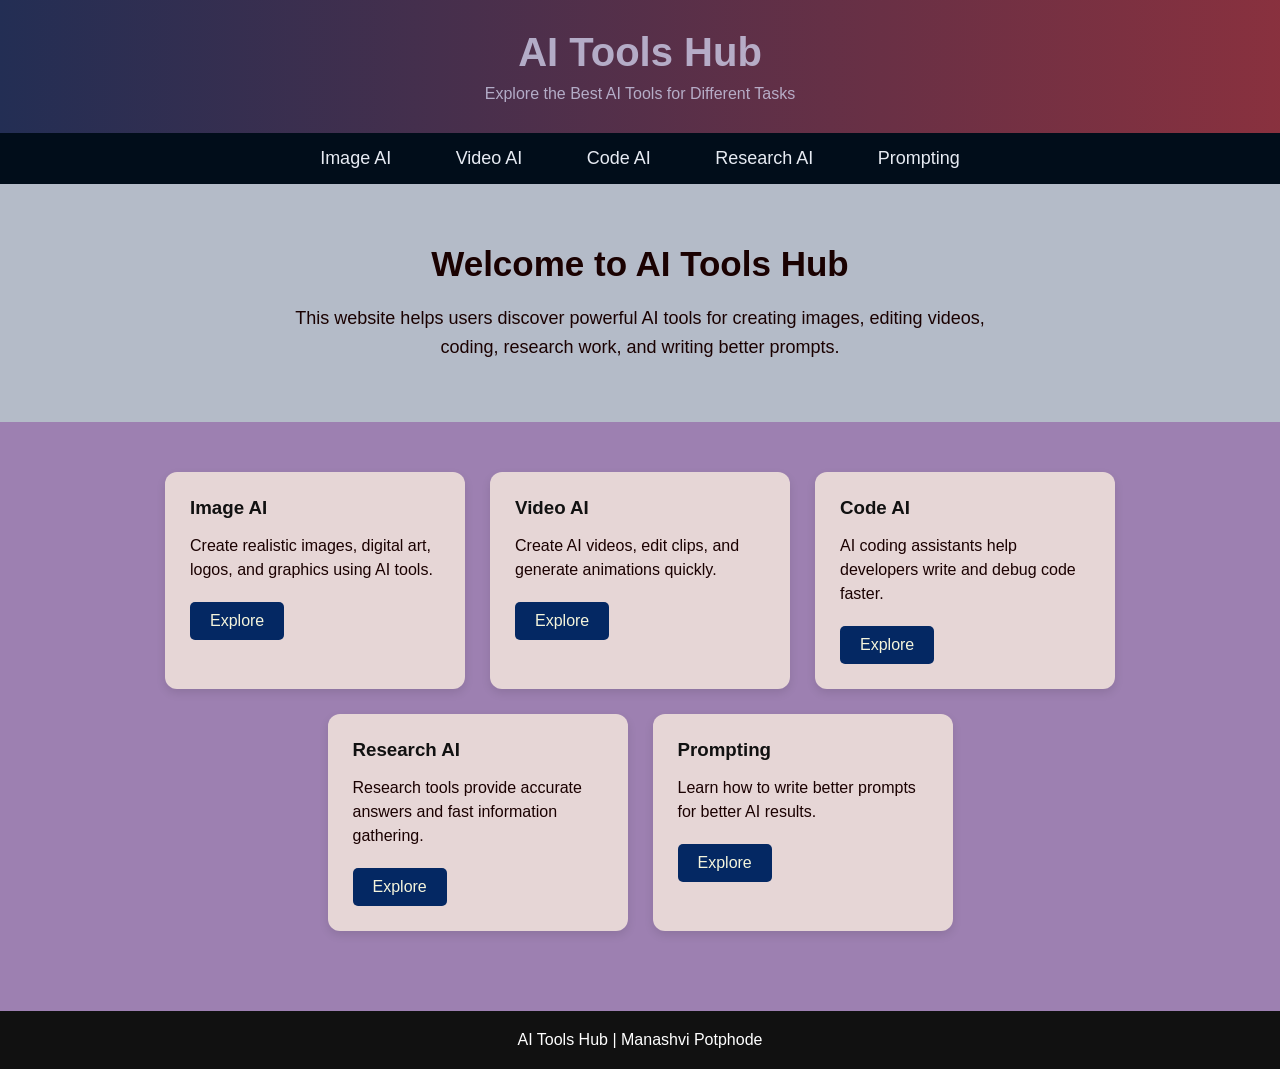
<file: index.html>
<!DOCTYPE html>
<html lang="en">
<head>
  <meta charset="UTF-8">
  <meta name="viewport" content="width=device-width, initial-scale=1.0">
  <title>AI Tools Hub</title>
  <link rel="stylesheet" href="style.css">
</head>
<body>

<header>
  <h1>AI Tools Hub</h1>
  <p>Explore the Best AI Tools for Different Tasks</p>
</header>

<nav>
  <a href="image.html">Image AI</a>
  <a href="video.html">Video AI</a>
  <a href="code.html">Code AI</a>
  <a href="research.html">Research AI</a>
  <a href="prompting.html">Prompting</a>
</nav>

<section class="hero">
  <h2>Welcome to AI Tools Hub</h2>
  <p>
    This website helps users discover powerful AI tools for creating images,
    editing videos, coding, research work, and writing better prompts.
  </p>
</section>

<section class="home-cards">

  <div class="home-card">
    <h3>Image AI</h3>
    <p>Create realistic images, digital art, logos, and graphics using AI tools.</p>
    <a href="image.html">Explore</a>
  </div>

  <div class="home-card">
    <h3>Video AI</h3>
    <p>Create AI videos, edit clips, and generate animations quickly.</p>
    <a href="video.html">Explore</a>
  </div>

  <div class="home-card">
    <h3>Code AI</h3>
    <p>AI coding assistants help developers write and debug code faster.</p>
    <a href="code.html">Explore</a>
  </div>

  <div class="home-card">
    <h3>Research AI</h3>
    <p>Research tools provide accurate answers and fast information gathering.</p>
    <a href="research.html">Explore</a>
  </div>

  <div class="home-card">
    <h3>Prompting</h3>
    <p>Learn how to write better prompts for better AI results.</p>
    <a href="prompting.html">Explore</a>
  </div>

</section>

<footer>
  <p> AI Tools Hub | Manashvi Potphode</p>
</footer>

</body>
</html>
</file>
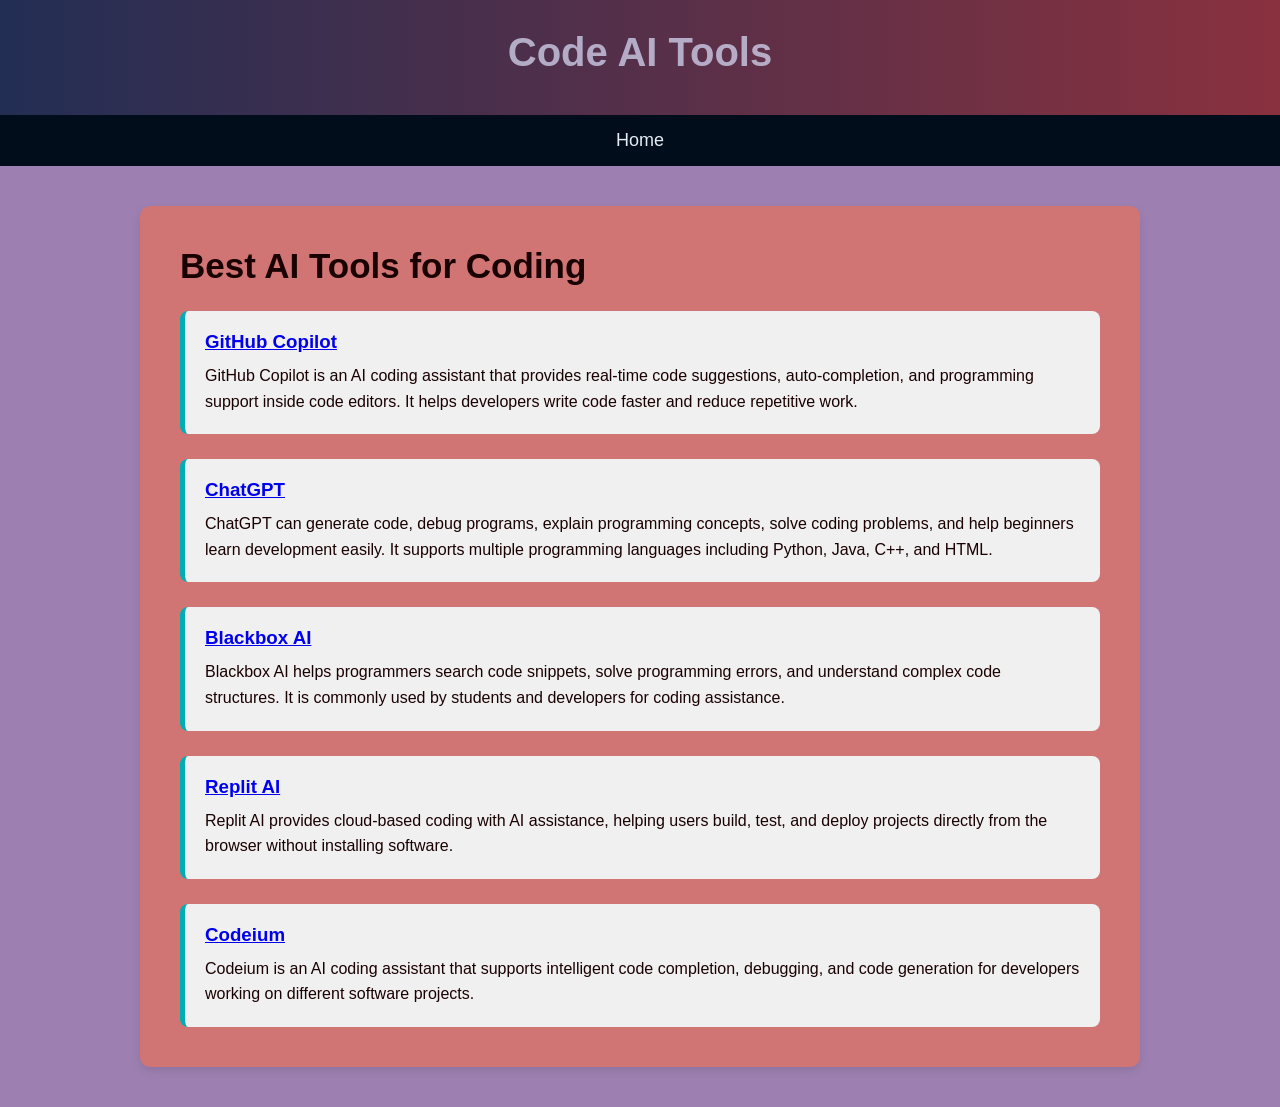
<file: code.html>
<!DOCTYPE html>
<html lang="en">
<head>
  <meta charset="UTF-8">
  <meta name="viewport" content="width=device-width, initial-scale=1.0">
  <title>Code AI Tools</title>
  <link rel="stylesheet" href="style.css">
</head>
<body>

<header>
  <h1>Code AI Tools</h1>
</header>

<nav>
  <a href="index.html">Home</a>
</nav>

<section class="page-section">
  <h2>Best AI Tools for Coding</h2>

<div class="tool-box">
  <h3><a href="https://github.com/features/copilot" target="_blank">GitHub Copilot</a></h3>
  <p>
    GitHub Copilot is an AI coding assistant that provides real-time code
    suggestions, auto-completion, and programming support inside code editors.
    It helps developers write code faster and reduce repetitive work.
  </p>
</div>

<div class="tool-box">
  <h3><a href="https://openai.com/chatgpt" target="_blank">ChatGPT</a></h3>
  <p>
    ChatGPT can generate code, debug programs, explain programming concepts,
    solve coding problems, and help beginners learn development easily. It
    supports multiple programming languages including Python, Java, C++, and HTML.
  </p>
</div>

<div class="tool-box">
  <h3><a href="https://www.blackbox.ai/" target="_blank">Blackbox AI</a></h3>
  <p>
    Blackbox AI helps programmers search code snippets, solve programming errors,
    and understand complex code structures. It is commonly used by students and
    developers for coding assistance.
  </p>
</div>

<div class="tool-box">
  <h3><a href="https://replit.com/" target="_blank">Replit AI</a></h3>
  <p>
    Replit AI provides cloud-based coding with AI assistance, helping users build,
    test, and deploy projects directly from the browser without installing software.
  </p>
</div>

<div class="tool-box">
  <h3><a href="https://codeium.com/" target="_blank">Codeium</a></h3>
  <p>
    Codeium is an AI coding assistant that supports intelligent code completion,
    debugging, and code generation for developers working on different software projects.
  </p>
</div>
</section>

</body>
</html>
</file>
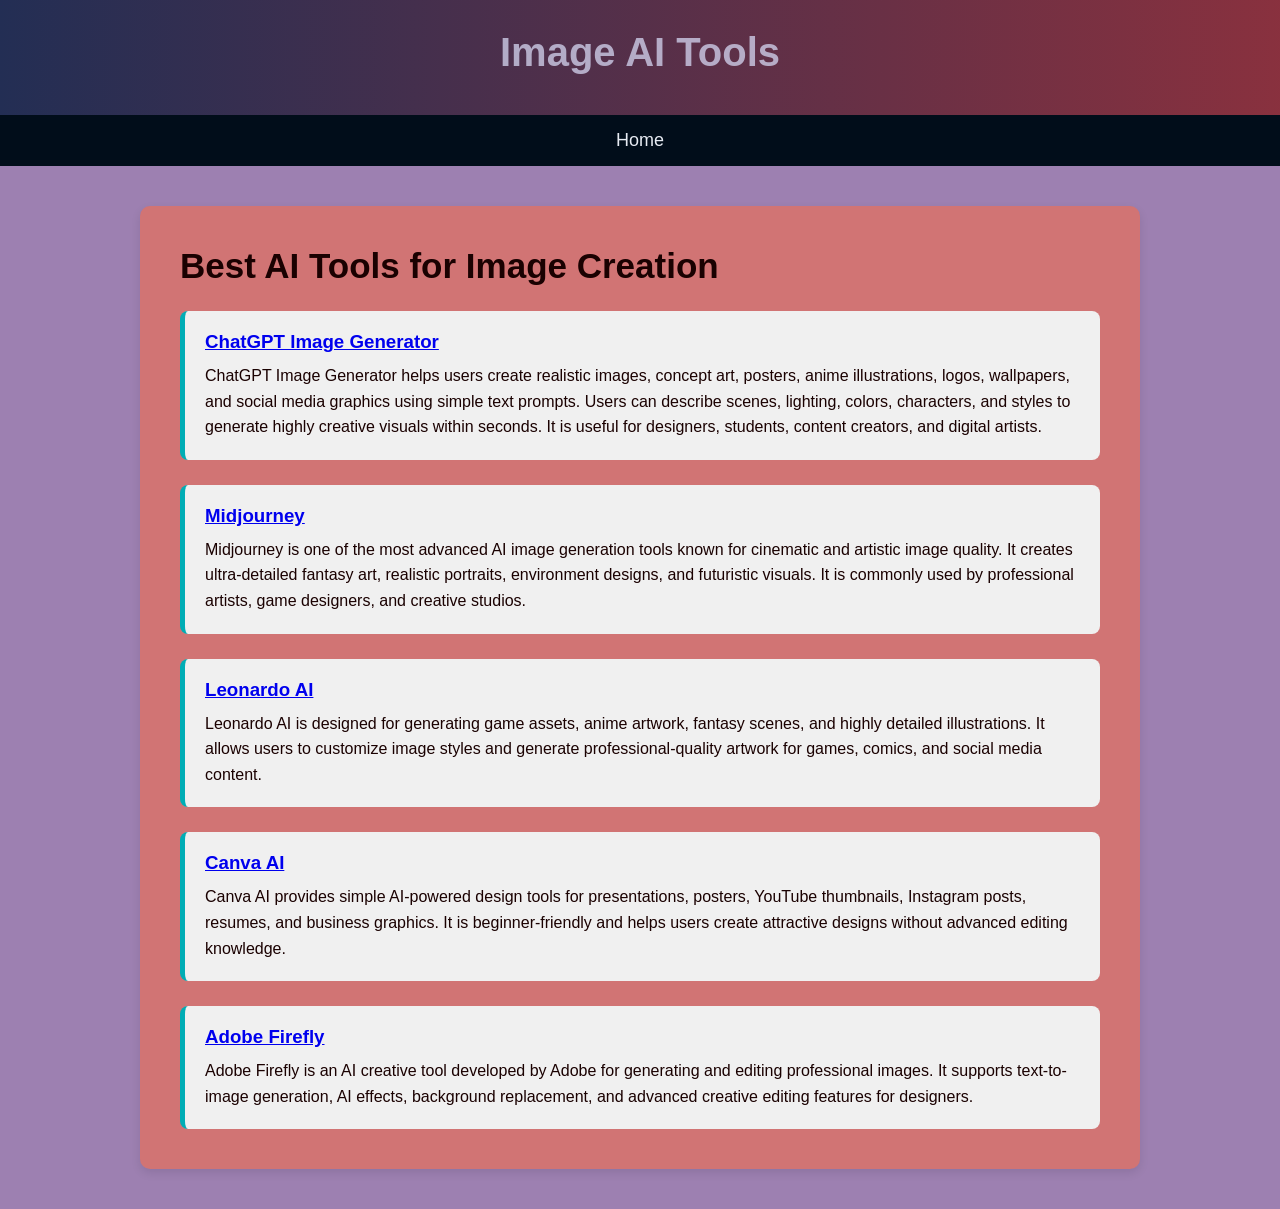
<file: image.html>
<!DOCTYPE html>
<html lang="en">
<head>
  <meta charset="UTF-8">
  <meta name="viewport" content="width=device-width, initial-scale=1.0">
  <title>Image AI Tools</title>
  <link rel="stylesheet" href="style.css">
</head>
<body>

<header>
  <h1>Image AI Tools</h1>
</header>

<nav>
  <a href="index.html">Home</a>
</nav>

<section class="page-section">
  <h2>Best AI Tools for Image Creation</h2>

  <div class="tool-box">
  <h3><a href="https://openai.com/chatgpt" target="_blank">ChatGPT Image Generator</a></h3>
  <p>
    ChatGPT Image Generator helps users create realistic images, concept art,
    posters, anime illustrations, logos, wallpapers, and social media graphics
    using simple text prompts. Users can describe scenes, lighting, colors,
    characters, and styles to generate highly creative visuals within seconds.
    It is useful for designers, students, content creators, and digital artists.
  </p>
</div>

<div class="tool-box">
  <h3><a href="https://www.midjourney.com/" target="_blank">Midjourney</a></h3>
  <p>
    Midjourney is one of the most advanced AI image generation tools known for
    cinematic and artistic image quality. It creates ultra-detailed fantasy art,
    realistic portraits, environment designs, and futuristic visuals. It is
    commonly used by professional artists, game designers, and creative studios.
  </p>
</div>

<div class="tool-box">
  <h3><a href="https://leonardo.ai/" target="_blank">Leonardo AI</a></h3>
  <p>
    Leonardo AI is designed for generating game assets, anime artwork, fantasy
    scenes, and highly detailed illustrations. It allows users to customize image
    styles and generate professional-quality artwork for games, comics, and social
    media content.
  </p>
</div>

<div class="tool-box">
  <h3><a href="https://www.canva.com/" target="_blank">Canva AI</a></h3>
  <p>
    Canva AI provides simple AI-powered design tools for presentations, posters,
    YouTube thumbnails, Instagram posts, resumes, and business graphics. It is
    beginner-friendly and helps users create attractive designs without advanced
    editing knowledge.
  </p>
</div>

<div class="tool-box">
  <h3><a href="https://firefly.adobe.com/" target="_blank">Adobe Firefly</a></h3>
  <p>
    Adobe Firefly is an AI creative tool developed by Adobe for generating and
    editing professional images. It supports text-to-image generation, AI effects,
    background replacement, and advanced creative editing features for designers.
  </p>
</div>
</section>

</body>
</html>
</file>
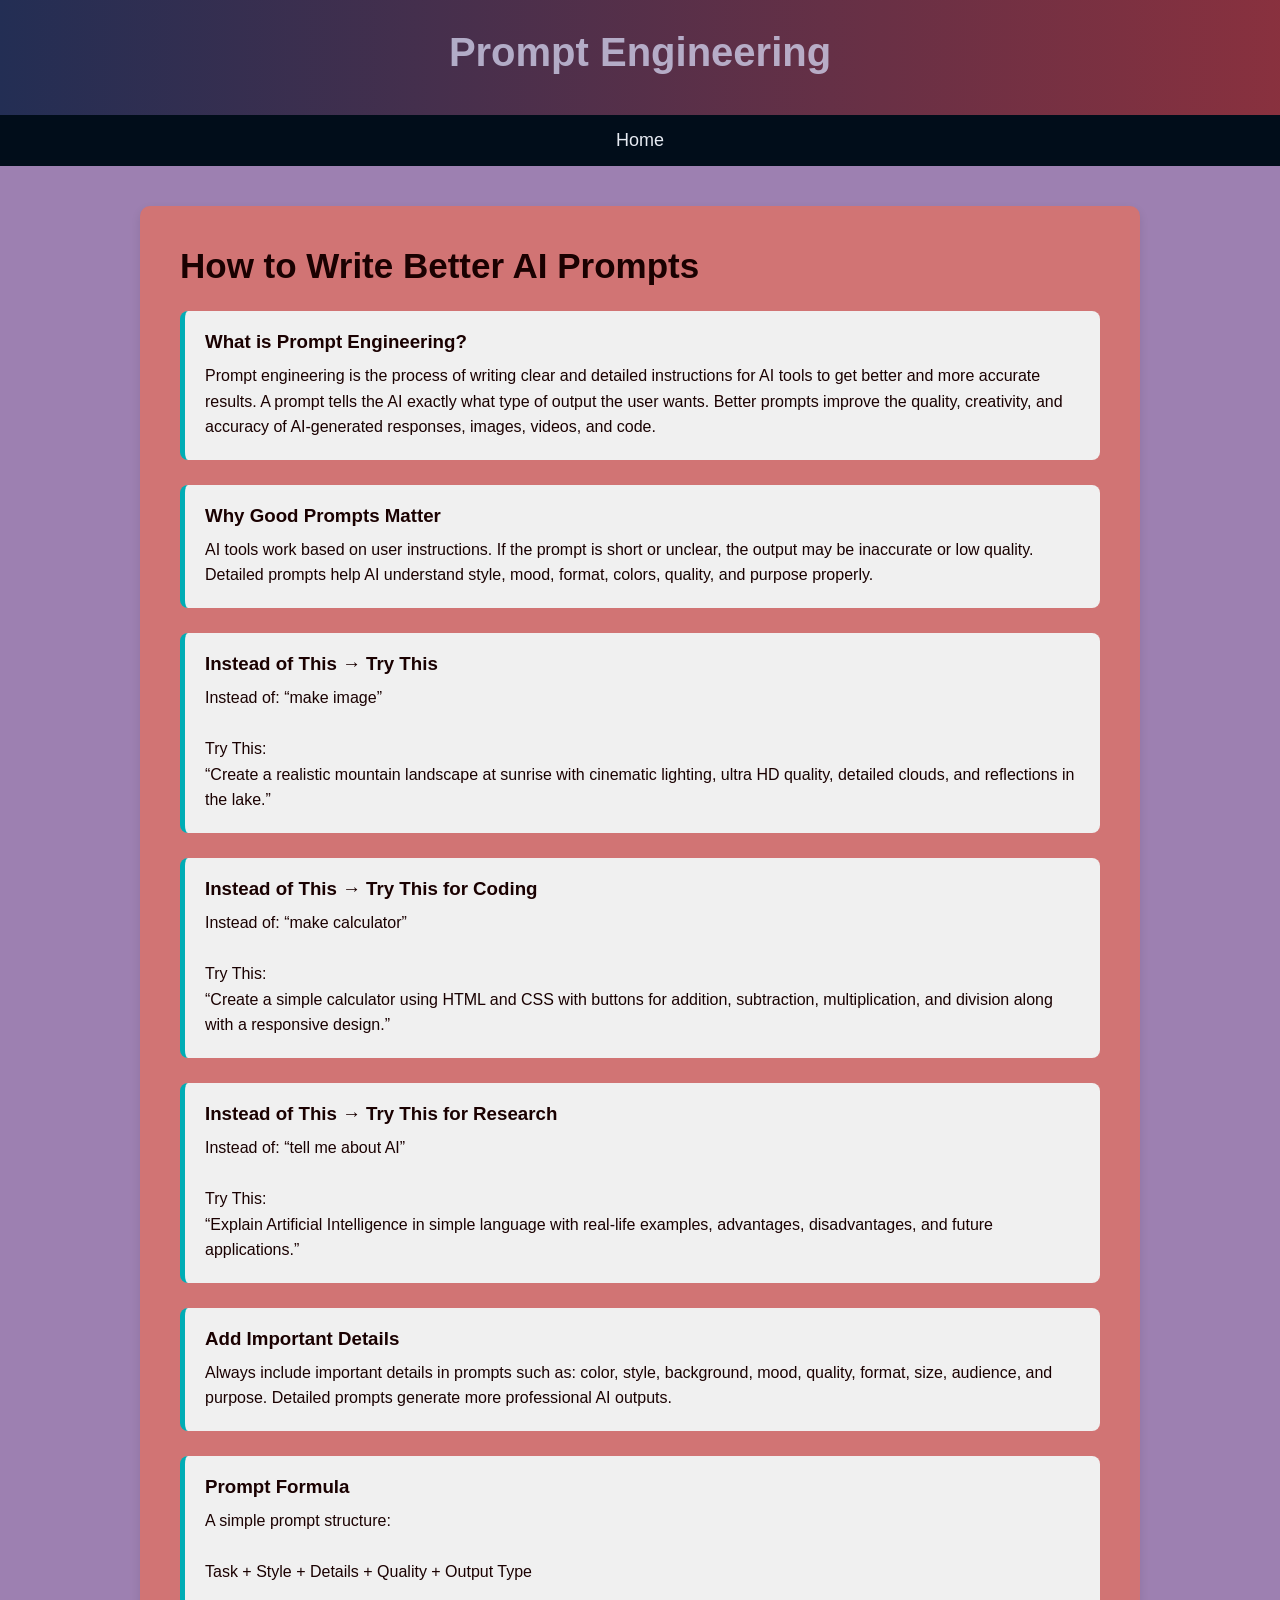
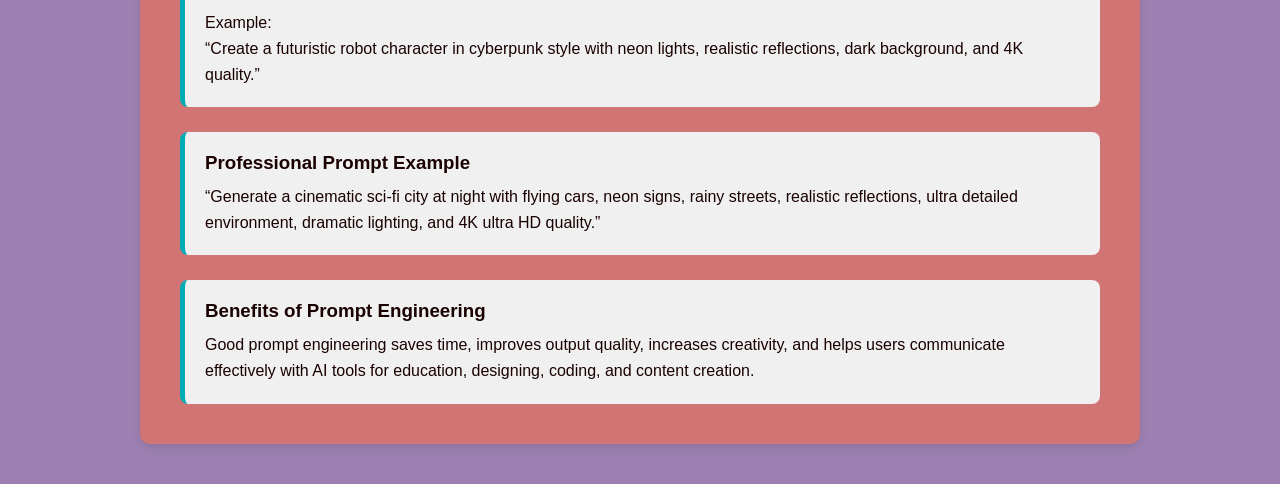
<file: prompting.html>
<!DOCTYPE html>
<html lang="en">
<head>
  <meta charset="UTF-8">
  <meta name="viewport" content="width=device-width, initial-scale=1.0">
  <title>Prompt Engineering</title>
  <link rel="stylesheet" href="style.css">
</head>
<body>

<header>
  <h1>Prompt Engineering</h1>
</header>

<nav>
  <a href="index.html">Home</a>
</nav>

<section class="page-section">
  <h2>How to Write Better AI Prompts</h2>

  <div class="tool-box">
  <h3>What is Prompt Engineering?</h3>
  <p>
    Prompt engineering is the process of writing clear and detailed instructions
    for AI tools to get better and more accurate results. A prompt tells the AI
    exactly what type of output the user wants. Better prompts improve the quality,
    creativity, and accuracy of AI-generated responses, images, videos, and code.
  </p>
</div>

<div class="tool-box">
  <h3>Why Good Prompts Matter</h3>
  <p>
    AI tools work based on user instructions. If the prompt is short or unclear,
    the output may be inaccurate or low quality. Detailed prompts help AI
    understand style, mood, format, colors, quality, and purpose properly.
  </p>
</div>

<div class="tool-box">
  <h3>Instead of This → Try This</h3>
  <p>
     Instead of: “make image”<br><br>

     Try This:<br>
    “Create a realistic mountain landscape at sunrise with cinematic lighting,
    ultra HD quality, detailed clouds, and reflections in the lake.”
  </p>
</div>

<div class="tool-box">
  <h3>Instead of This → Try This for Coding</h3>
  <p>
     Instead of: “make calculator”<br><br>

     Try This:<br>
    “Create a simple calculator using HTML and CSS with buttons for addition,
    subtraction, multiplication, and division along with a responsive design.”
  </p>
</div>

<div class="tool-box">
  <h3>Instead of This → Try This for Research</h3>
  <p>
    Instead of: “tell me about AI”<br><br>

     Try This:<br>
    “Explain Artificial Intelligence in simple language with real-life examples,
    advantages, disadvantages, and future applications.”
  </p>
</div>

<div class="tool-box">
  <h3>Add Important Details</h3>
  <p>
    Always include important details in prompts such as:
    color, style, background, mood, quality, format, size, audience, and purpose.
    Detailed prompts generate more professional AI outputs.
  </p>
</div>

<div class="tool-box">
  <h3>Prompt Formula</h3>
  <p>
    A simple prompt structure:<br><br>

    Task + Style + Details + Quality + Output Type<br><br>

    Example:<br>
    “Create a futuristic robot character in cyberpunk style with neon lights,
    realistic reflections, dark background, and 4K quality.”
  </p>
</div>

<div class="tool-box">
  <h3>Professional Prompt Example</h3>
  <p>
    “Generate a cinematic sci-fi city at night with flying cars, neon signs,
    rainy streets, realistic reflections, ultra detailed environment, dramatic
    lighting, and 4K ultra HD quality.”
  </p>
</div>

<div class="tool-box">
  <h3>Benefits of Prompt Engineering</h3>
  <p>
    Good prompt engineering saves time, improves output quality, increases
    creativity, and helps users communicate effectively with AI tools for
    education, designing, coding, and content creation.
  </p>
</div>
</section>

</body>
</html>
</file>
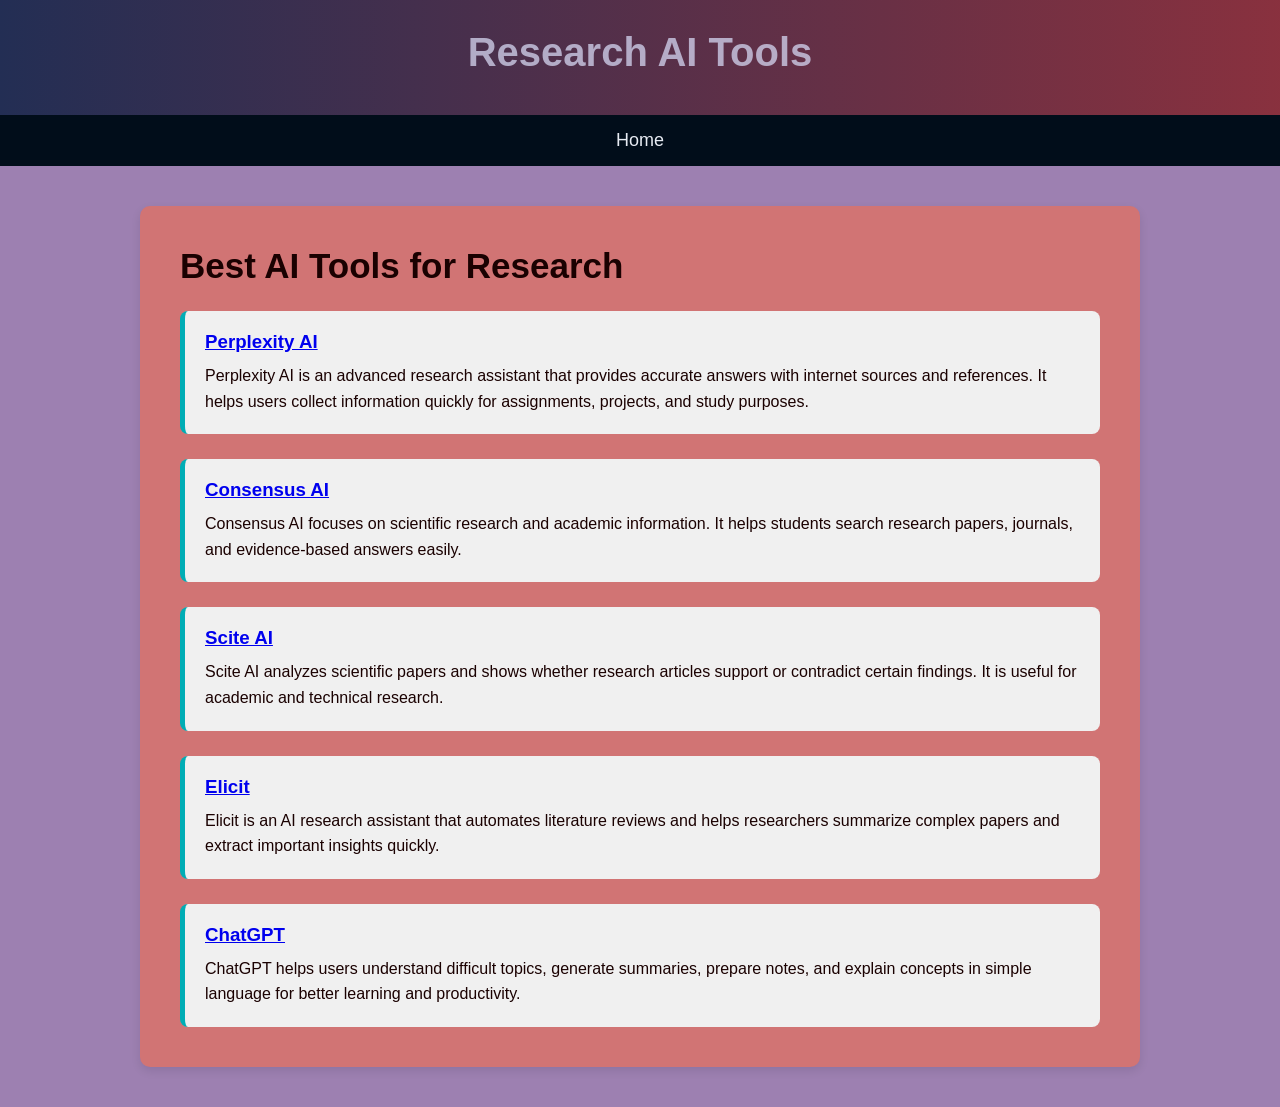
<file: research.html>
<!DOCTYPE html>
<html lang="en">
<head>
  <meta charset="UTF-8">
  <meta name="viewport" content="width=device-width, initial-scale=1.0">
  <title>Research AI Tools</title>
  <link rel="stylesheet" href="style.css">
</head>
<body>

<header>
  <h1>Research AI Tools</h1>
</header>

<nav>
  <a href="index.html">Home</a>
</nav>

<section class="page-section">
  <h2>Best AI Tools for Research</h2>

  <div class="tool-box">
  <h3><a href="https://www.perplexity.ai/" target="_blank">Perplexity AI</a></h3>
  <p>
    Perplexity AI is an advanced research assistant that provides accurate answers
    with internet sources and references. It helps users collect information quickly
    for assignments, projects, and study purposes.
  </p>
</div>

<div class="tool-box">
  <h3><a href="https://consensus.app/" target="_blank">Consensus AI</a></h3>
  <p>
    Consensus AI focuses on scientific research and academic information. It helps
    students search research papers, journals, and evidence-based answers easily.
  </p>
</div>

<div class="tool-box">
  <h3><a href="https://www.scite.ai/" target="_blank">Scite AI</a></h3>
  <p>
    Scite AI analyzes scientific papers and shows whether research articles support
    or contradict certain findings. It is useful for academic and technical research.
  </p>
</div>

<div class="tool-box">
  <h3><a href="https://elicit.com/" target="_blank">Elicit</a></h3>
  <p>
    Elicit is an AI research assistant that automates literature reviews and helps
    researchers summarize complex papers and extract important insights quickly.
  </p>
</div>

<div class="tool-box">
  <h3><a href="https://openai.com/chatgpt" target="_blank">ChatGPT</a></h3>
  <p>
    ChatGPT helps users understand difficult topics, generate summaries, prepare
    notes, and explain concepts in simple language for better learning and productivity.
  </p>
</div>
</section>

</body>
</html>
</file>
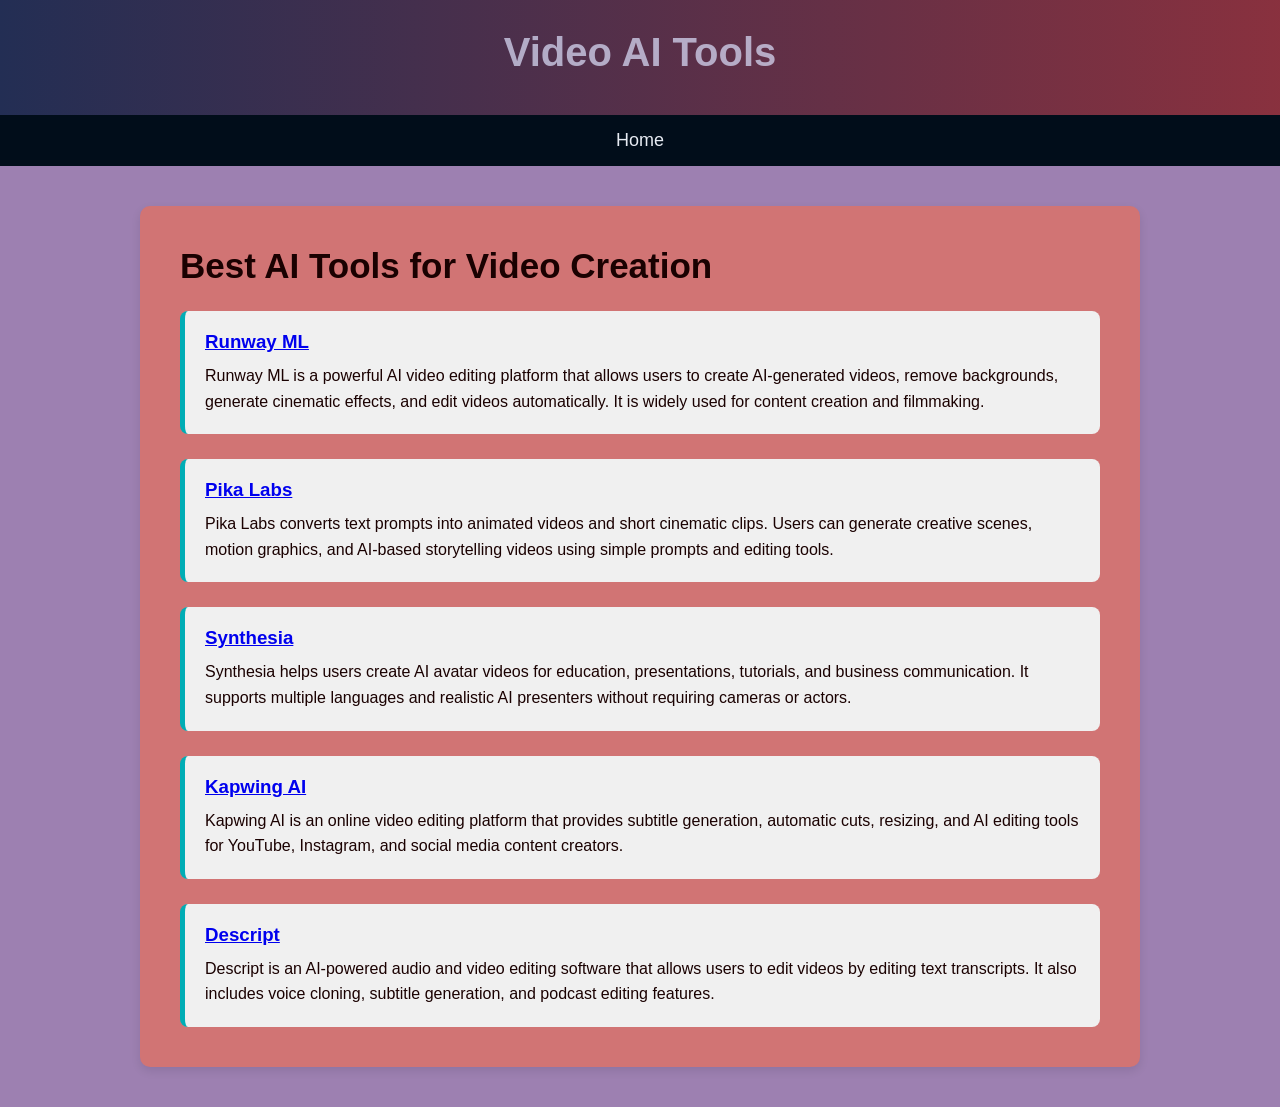
<file: video.html>
<!DOCTYPE html>
<html lang="en">
<head>
  <meta charset="UTF-8">
  <meta name="viewport" content="width=device-width, initial-scale=1.0">
  <title>Video AI Tools</title>
  <link rel="stylesheet" href="style.css">
</head>
<body>

<header>
  <h1>Video AI Tools</h1>
</header>

<nav>
  <a href="index.html">Home</a>
</nav>

<section class="page-section">
  <h2>Best AI Tools for Video Creation</h2>

  <div class="tool-box">
  <h3><a href="https://runwayml.com/" target="_blank">Runway ML</a></h3>
  <p>
    Runway ML is a powerful AI video editing platform that allows users to create
    AI-generated videos, remove backgrounds, generate cinematic effects, and edit
    videos automatically. It is widely used for content creation and filmmaking.
  </p>
</div>

<div class="tool-box">
  <h3><a href="https://pika.art/" target="_blank">Pika Labs</a></h3>
  <p>
    Pika Labs converts text prompts into animated videos and short cinematic clips.
    Users can generate creative scenes, motion graphics, and AI-based storytelling
    videos using simple prompts and editing tools.
  </p>
</div>

<div class="tool-box">
  <h3><a href="https://www.synthesia.io/" target="_blank">Synthesia</a></h3>
  <p>
    Synthesia helps users create AI avatar videos for education, presentations,
    tutorials, and business communication. It supports multiple languages and
    realistic AI presenters without requiring cameras or actors.
  </p>
</div>

<div class="tool-box">
  <h3><a href="https://www.kapwing.com/" target="_blank">Kapwing AI</a></h3>
  <p>
    Kapwing AI is an online video editing platform that provides subtitle
    generation, automatic cuts, resizing, and AI editing tools for YouTube,
    Instagram, and social media content creators.
  </p>
</div>

<div class="tool-box">
  <h3><a href="https://www.descript.com/" target="_blank">Descript</a></h3>
  <p>
    Descript is an AI-powered audio and video editing software that allows users
    to edit videos by editing text transcripts. It also includes voice cloning,
    subtitle generation, and podcast editing features.
  </p>
</div>
</section>

</body>
</html>
</file>
<file: style.css>
* {
  margin: 0;
  padding: 0;
  box-sizing: border-box;
  font-family: Arial, sans-serif;
}

body {
  background: #3d026580;
  color: #1a0101;
}

header {
  background: linear-gradient(to right, #232e54, #811313b9);
  color: rgba(208, 208, 235, 0.779);
  text-align: center;
  padding: 30px;
}

header h1 {
  font-size: 40px;
  margin-bottom: 10px;
}

nav {
  background-color: #010d1a;
  text-align: center;
  padding: 15px;
}

nav a {
  color: rgb(231, 235, 243);
  text-decoration: none;
  margin: 15px;
  font-size: 18px;
  padding: 10px 15px;
  border-radius: 5px;
  transition: 0.3s;
}

nav a:hover {
  background-color: #92a41fea;
}

.hero {
  text-align: center;
  padding: 60px 20px;
  background-color: rgba(183, 193, 202, 0.92);
}

.hero h2 {
  font-size: 35px;
  margin-bottom: 20px;
}

.hero p {
  max-width: 700px;
  margin: auto;
  font-size: 18px;
  line-height: 1.6;
}

.home-cards {
  display: flex;
  flex-wrap: wrap;
  justify-content: center;
  gap: 25px;
  padding: 50px 20px;
}

.home-card {
  width: 300px;
  background-color: rgb(230, 214, 214);
  padding: 25px;
  border-radius: 12px;
  box-shadow: 0 4px 10px rgba(0,0,0,0.1);
  transition: 0.3s;
}

.home-card:hover {
  transform: translateY(-10px);
}

.home-card h3 {
  margin-bottom: 15px;
  color: #111;
}

.home-card p {
  margin-bottom: 20px;
  line-height: 1.5;
}

.home-card a {
  display: inline-block;
  background-color: #042863;
  color: beige;
  text-decoration: none;
  padding: 10px 20px;
  border-radius: 5px;
}

.page-section {
  max-width: 1000px;
  margin: 40px auto;
  background-color: rgb(209, 116, 116);
  padding: 40px;
  border-radius: 10px;
  box-shadow: 0 4px 10px rgba(1, 2, 33, 0.1);
}

.page-section h2 {
  margin-bottom: 20px;
  font-size: 35px;
}

.tool-box {
  margin-top: 25px;
  padding: 20px;
  background-color: #f0f0f0;
  border-left: 5px solid #00adb5;
  border-radius: 8px;
}

.tool-box h3 {
  margin-bottom: 10px;
}

.tool-box p {
  line-height: 1.6;
}

footer {
  background-color: #111;
  color: white;
  text-align: center;
  padding: 20px;
  margin-top: 30px;
}
</file>
